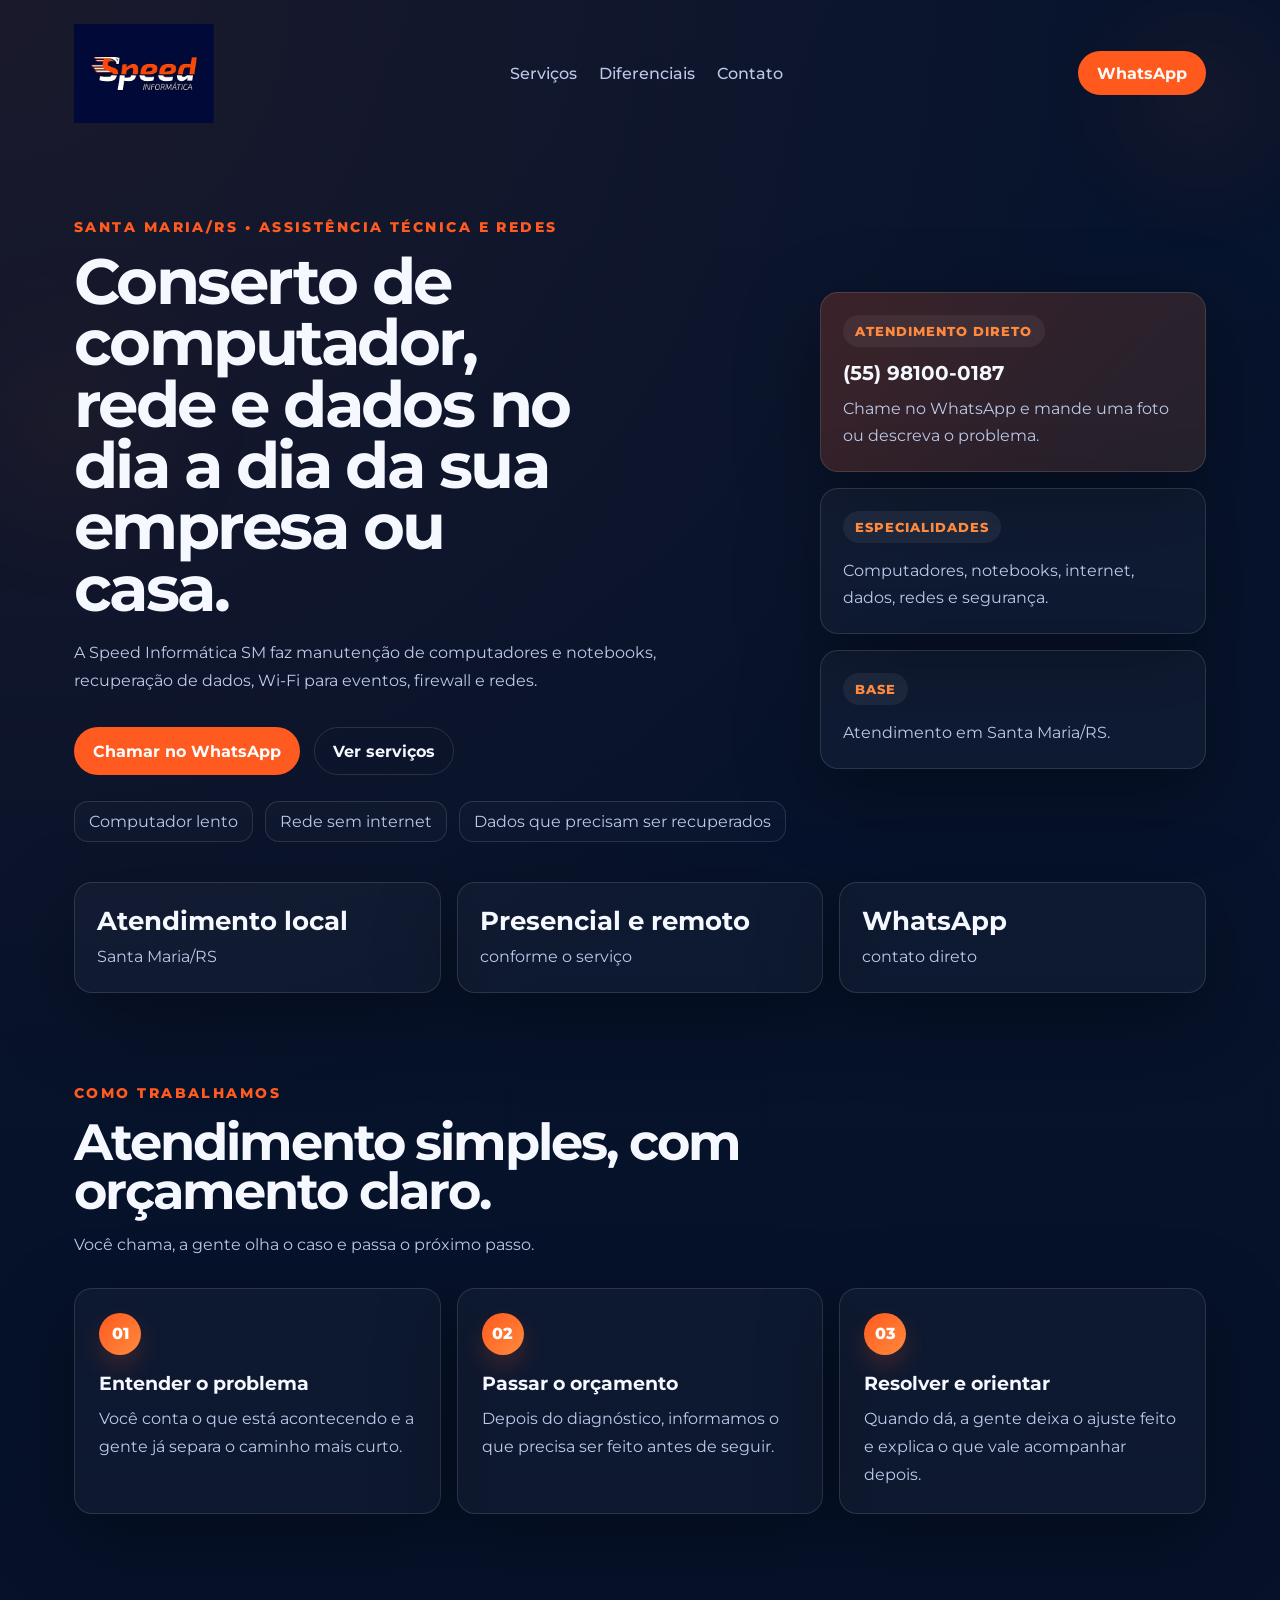
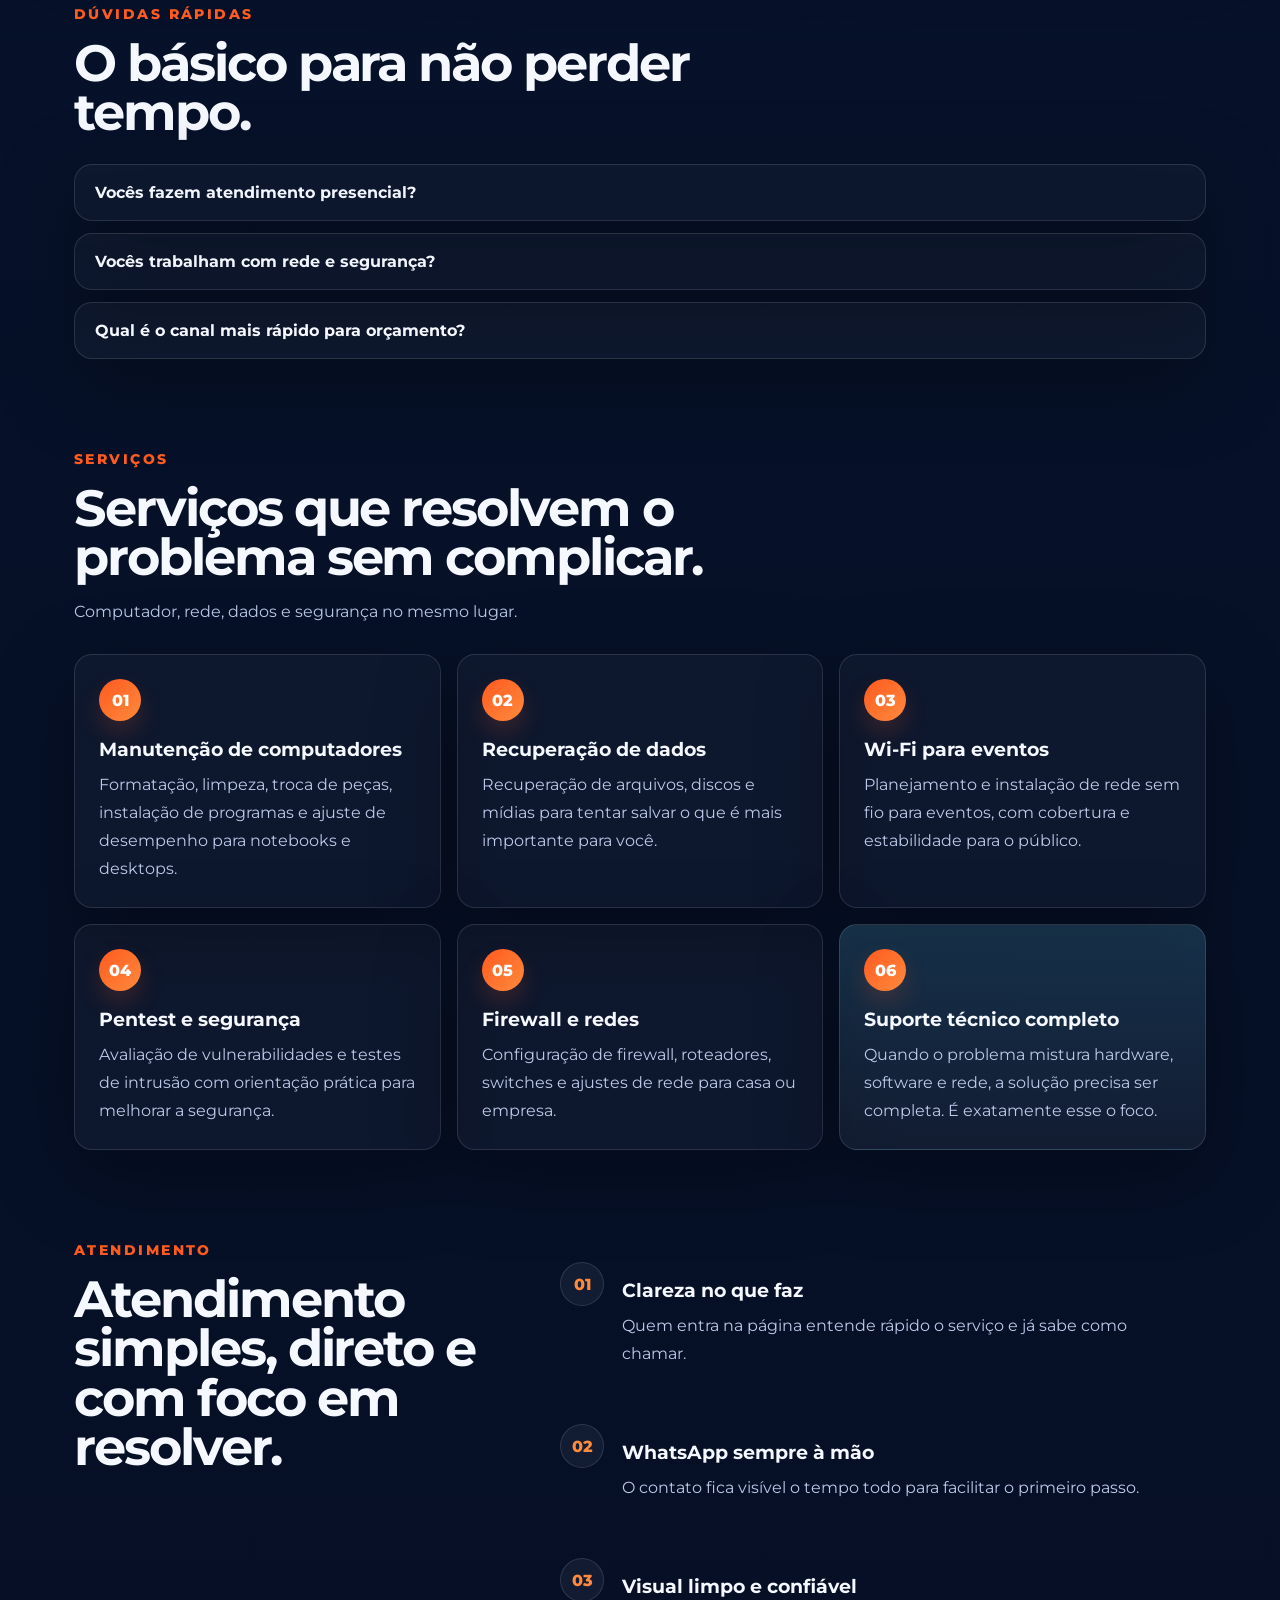
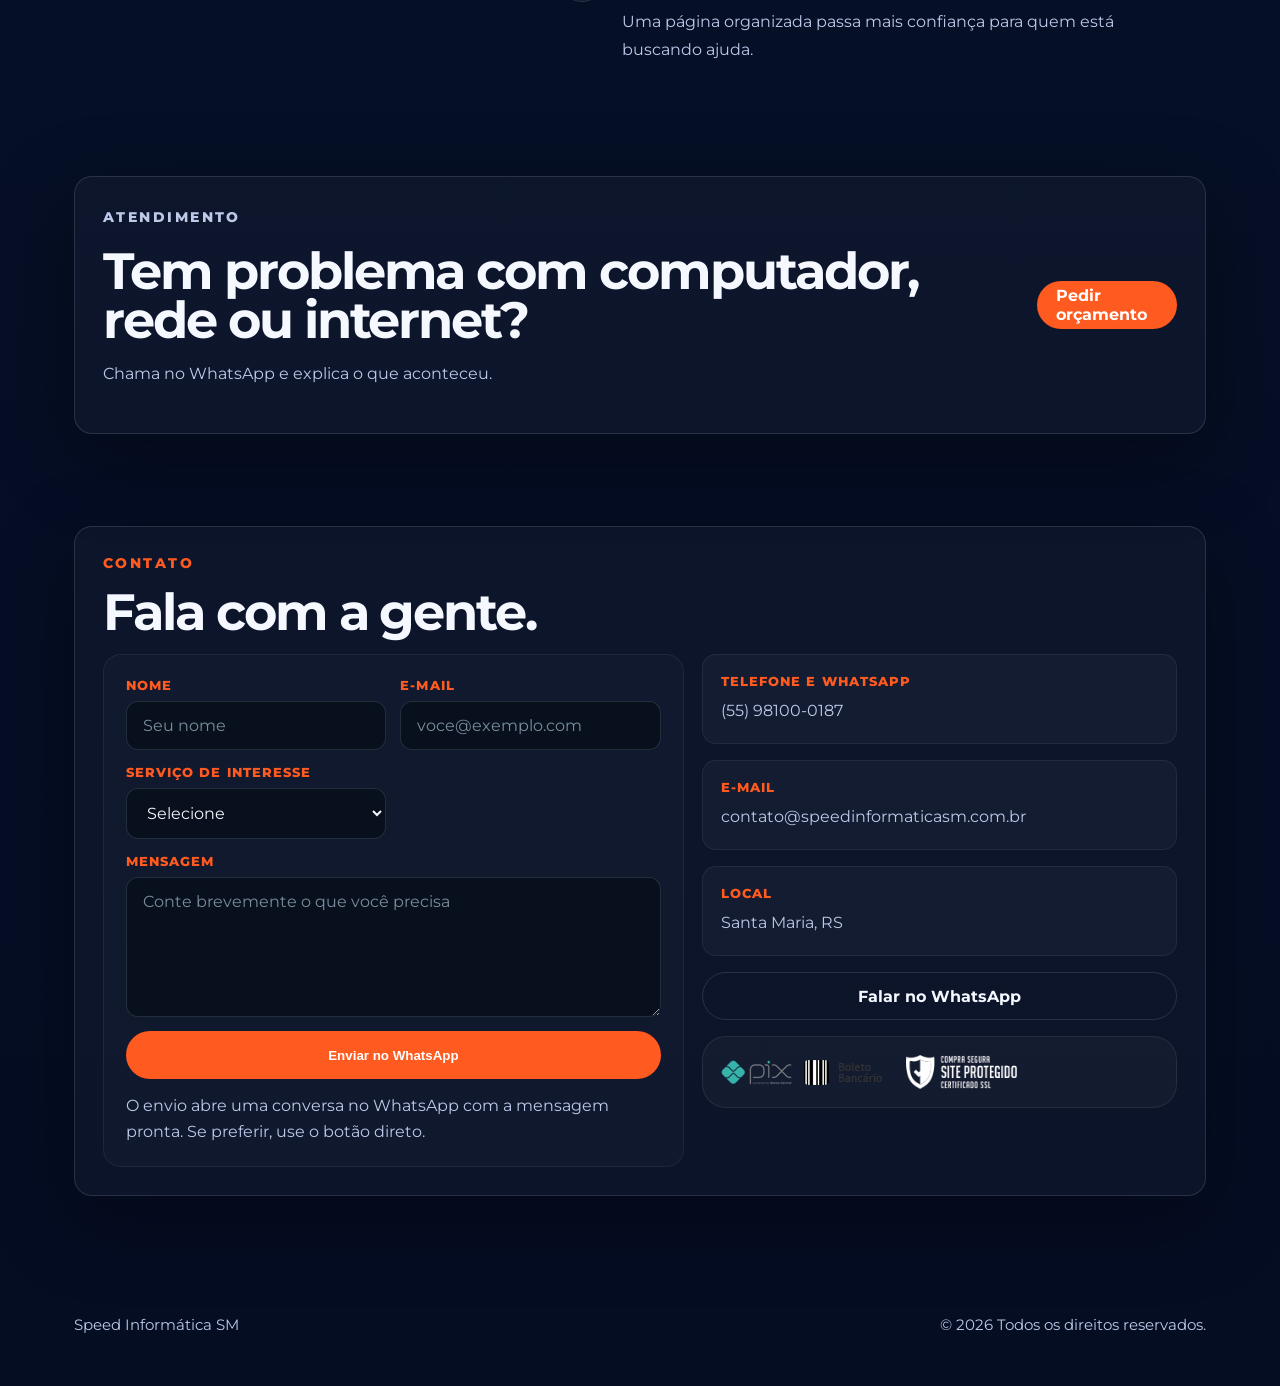
<file: index.html>
<!doctype html>
<html lang="pt-BR">
  <head>
    <meta charset="utf-8" />
    <meta name="viewport" content="width=device-width, initial-scale=1" />
    <meta
      name="description"
      content="Speed Informática SM: assistência técnica, recuperação de dados, redes Wi-Fi para eventos, pentest e firewall em Santa Maria/RS."
    />
    <meta name="robots" content="index,follow" />
    <title>Speed Informática SM | Assistência técnica e redes</title>
    <link rel="canonical" href="https://henmohr.github.io/speedsm/" />
    <meta name="theme-color" content="#07142d" />
    <meta property="og:locale" content="pt_BR" />
    <meta property="og:type" content="website" />
    <meta property="og:site_name" content="Speed Informática SM" />
    <meta property="og:title" content="Speed Informática SM | Assistência técnica e redes" />
    <meta
      property="og:description"
      content="Assistência técnica, recuperação de dados, Wi-Fi para eventos, pentest e firewall em Santa Maria/RS."
    />
    <meta property="og:url" content="https://henmohr.github.io/speedsm/" />
    <meta property="og:image" content="https://henmohr.github.io/speedsm/og-image.png" />
    <meta property="og:image:type" content="image/png" />
    <meta property="og:image:width" content="1200" />
    <meta property="og:image:height" content="630" />
    <meta name="twitter:card" content="summary_large_image" />
    <meta name="twitter:title" content="Speed Informática SM | Assistência técnica e redes" />
    <meta
      name="twitter:description"
      content="Assistência técnica, recuperação de dados, Wi-Fi para eventos, pentest e firewall em Santa Maria/RS."
    />
    <meta name="twitter:image" content="https://henmohr.github.io/speedsm/og-image.png" />
    <script type="application/ld+json">
      {
        "@context": "https://schema.org",
        "@graph": [
          {
            "@type": "Organization",
            "@id": "https://henmohr.github.io/speedsm/#organization",
            "name": "Speed Informática SM",
            "url": "https://henmohr.github.io/speedsm/",
            "logo": {
              "@type": "ImageObject",
              "url": "https://henmohr.github.io/speedsm/logo-original.webp",
              "width": 399,
              "height": 272
            },
            "contactPoint": [
              {
                "@type": "ContactPoint",
                "contactType": "customer service",
                "telephone": "+5555981000187",
                "areaServed": "BR",
                "availableLanguage": ["pt-BR"]
              }
            ]
          },
          {
            "@type": "WebPage",
            "@id": "https://henmohr.github.io/speedsm/#webpage",
            "url": "https://henmohr.github.io/speedsm/",
            "name": "Speed Informática SM | Assistência técnica e redes",
            "description": "Assistência técnica, recuperação de dados, Wi-Fi para eventos, pentest e firewall em Santa Maria/RS.",
            "isPartOf": {
              "@id": "https://henmohr.github.io/speedsm/#organization"
            },
            "primaryImageOfPage": {
              "@type": "ImageObject",
              "url": "https://henmohr.github.io/speedsm/og-image.png",
              "width": 1200,
              "height": 630
            },
            "inLanguage": "pt-BR"
          },
          {
            "@type": "LocalBusiness",
            "@id": "https://henmohr.github.io/speedsm/#business",
            "name": "Speed Informática SM",
            "url": "https://henmohr.github.io/speedsm/",
            "image": "https://henmohr.github.io/speedsm/logo-original.webp",
            "telephone": "+5555981000187",
            "description": "Assistência técnica, recuperação de dados, redes Wi-Fi para eventos, pentest e firewall em Santa Maria/RS.",
            "address": {
              "@type": "PostalAddress",
              "addressLocality": "Santa Maria",
              "addressRegion": "RS",
              "addressCountry": "BR"
            },
            "areaServed": [
              {
                "@type": "City",
                "name": "Santa Maria"
              },
              {
                "@type": "AdministrativeArea",
                "name": "Rio Grande do Sul"
              }
            ],
            "parentOrganization": {
              "@id": "https://henmohr.github.io/speedsm/#organization"
            },
            "contactPoint": [
              {
                "@type": "ContactPoint",
                "contactType": "customer service",
                "telephone": "+5555981000187",
                "areaServed": "BR",
                "availableLanguage": ["pt-BR"]
              }
            ]
          },
          {
            "@type": "FAQPage",
            "@id": "https://henmohr.github.io/speedsm/#faq",
            "mainEntity": [
              {
                "@type": "Question",
                "name": "Quais serviços a Speed Informática SM oferece?",
                "acceptedAnswer": {
                  "@type": "Answer",
                  "text": "A Speed Informática SM faz manutenção de computadores, recuperação de dados, instalação e suporte de redes, Wi-Fi para eventos, pentest e configuração de firewall."
                }
              },
              {
                "@type": "Question",
                "name": "Vocês atendem em Santa Maria e região?",
                "acceptedAnswer": {
                  "@type": "Answer",
                  "text": "Sim. O atendimento é focado em Santa Maria/RS e região, com suporte presencial e remoto conforme o tipo de serviço."
                }
              },
              {
                "@type": "Question",
                "name": "Como eu falo com a Speed Informática SM?",
                "acceptedAnswer": {
                  "@type": "Answer",
                  "text": "O contato principal é pelo WhatsApp no número (55) 98100-0187. A página também possui formulário que abre a conversa pronta no WhatsApp."
                }
              }
            ]
          }
        ]
      }
    </script>
    <link rel="preconnect" href="https://fonts.googleapis.com" />
    <link rel="preconnect" href="https://fonts.gstatic.com" crossorigin />
    <link rel="preload" as="image" href="logo-original.webp" />
    <link
      href="https://fonts.googleapis.com/css2?family=Montserrat:wght@400;500;600;700;800;900&display=swap"
      rel="stylesheet"
    />
    <link rel="icon" href="favicon.svg" type="image/svg+xml" />
    <link rel="stylesheet" href="styles.css" />
  </head>
  <body>
    <div class="bg-orb orb-a"></div>
    <div class="bg-orb orb-b"></div>
    <div class="bg-grid"></div>

    <header class="topbar">
      <a class="brand" href="#inicio" aria-label="Speed Informática SM">
        <img
          class="brand-logo"
          src="logo-original.webp"
          alt="Speed Informática SM"
          width="399"
          height="272"
          fetchpriority="high"
        />
        <span class="brand-text">
          <strong>Speed</strong>
          <span>Informática SM</span>
        </span>
      </a>

      <nav class="nav">
        <a href="#servicos">Serviços</a>
        <a href="#diferenciais">Diferenciais</a>
        <a href="#contato">Contato</a>
      </nav>

      <a
        class="cta cta-small"
        href="https://wa.me/5555981000187"
        target="_blank"
        rel="noreferrer"
      >
        WhatsApp
      </a>
    </header>

    <main id="inicio">
      <section class="hero">
        <div class="hero-copy">
          <p class="eyebrow">Santa Maria/RS • assistência técnica e redes</p>
          <h1>Conserto de computador, rede e dados no dia a dia da sua empresa ou casa.</h1>
          <p class="lead">
            A Speed Informática SM faz manutenção de computadores e notebooks, recuperação
            de dados, Wi-Fi para eventos, firewall e redes.
          </p>

          <div class="hero-actions">
            <a class="cta" href="https://wa.me/5555981000187" target="_blank" rel="noreferrer">
              Chamar no WhatsApp
            </a>
            <a class="ghost" href="#servicos">Ver serviços</a>
          </div>

          <ul class="hero-points" aria-label="Resumo dos serviços">
            <li>Computador lento</li>
            <li>Rede sem internet</li>
            <li>Dados que precisam ser recuperados</li>
          </ul>
        </div>

        <aside class="hero-panel" aria-label="Resumo do atendimento">
          <div class="panel-card panel-highlight">
            <span class="panel-label">Atendimento direto</span>
            <strong>(55) 98100-0187</strong>
            <p>Chame no WhatsApp e mande uma foto ou descreva o problema.</p>
          </div>

          <div class="panel-card">
            <span class="panel-label">Especialidades</span>
            <p>Computadores, notebooks, internet, dados, redes e segurança.</p>
          </div>

          <div class="panel-card">
            <span class="panel-label">Base</span>
            <p>Atendimento em Santa Maria/RS.</p>
          </div>
        </aside>
      </section>

      <section class="stats" aria-label="Destaques">
        <div>
          <strong>Atendimento local</strong>
          <span>Santa Maria/RS</span>
        </div>
        <div>
          <strong>Presencial e remoto</strong>
          <span>conforme o serviço</span>
        </div>
        <div>
          <strong>WhatsApp</strong>
          <span>contato direto</span>
        </div>
      </section>

      <section id="confianca" class="section">
        <div class="section-head">
          <p class="eyebrow">Como trabalhamos</p>
          <h2>Atendimento simples, com orçamento claro.</h2>
          <p>Você chama, a gente olha o caso e passa o próximo passo.</p>
        </div>

        <div class="trust-cards">
          <article class="trust-card">
            <span class="card-icon">01</span>
            <h3>Entender o problema</h3>
            <p>Você conta o que está acontecendo e a gente já separa o caminho mais curto.</p>
          </article>

          <article class="trust-card">
            <span class="card-icon">02</span>
            <h3>Passar o orçamento</h3>
            <p>Depois do diagnóstico, informamos o que precisa ser feito antes de seguir.</p>
          </article>

          <article class="trust-card">
            <span class="card-icon">03</span>
            <h3>Resolver e orientar</h3>
            <p>Quando dá, a gente deixa o ajuste feito e explica o que vale acompanhar depois.</p>
          </article>
        </div>
      </section>

      <section id="faq" class="section">
        <div class="section-head">
          <p class="eyebrow">Dúvidas rápidas</p>
          <h2>O básico para não perder tempo.</h2>
        </div>

        <div class="faq-list">
          <details class="faq-item">
            <summary>Vocês fazem atendimento presencial?</summary>
            <p>Sim, conforme o serviço e a necessidade do cliente em Santa Maria/RS e região.</p>
          </details>
          <details class="faq-item">
            <summary>Vocês trabalham com rede e segurança?</summary>
            <p>Sim. Fazemos Wi-Fi para eventos, configuração de firewall, pentest e ajustes de rede.</p>
          </details>
          <details class="faq-item">
            <summary>Qual é o canal mais rápido para orçamento?</summary>
            <p>O WhatsApp. O contato fica sempre disponível no topo e no rodapé da página.</p>
          </details>
        </div>
      </section>

      <section id="servicos" class="section">
        <div class="section-head">
          <p class="eyebrow">Serviços</p>
          <h2>Serviços que resolvem o problema sem complicar.</h2>
          <p>Computador, rede, dados e segurança no mesmo lugar.</p>
        </div>

        <div class="cards">
          <article class="card">
            <span class="card-icon">01</span>
            <h3>Manutenção de computadores</h3>
            <p>
              Formatação, limpeza, troca de peças, instalação de programas e ajuste de
              desempenho para notebooks e desktops.
            </p>
          </article>

          <article class="card">
            <span class="card-icon">02</span>
            <h3>Recuperação de dados</h3>
            <p>
              Recuperação de arquivos, discos e mídias para tentar salvar o que é mais
              importante para você.
            </p>
          </article>

          <article class="card">
            <span class="card-icon">03</span>
            <h3>Wi-Fi para eventos</h3>
            <p>
              Planejamento e instalação de rede sem fio para eventos, com cobertura e
              estabilidade para o público.
            </p>
          </article>

          <article class="card">
            <span class="card-icon">04</span>
            <h3>Pentest e segurança</h3>
            <p>
              Avaliação de vulnerabilidades e testes de intrusão com orientação prática para
              melhorar a segurança.
            </p>
          </article>

          <article class="card">
            <span class="card-icon">05</span>
            <h3>Firewall e redes</h3>
            <p>
              Configuração de firewall, roteadores, switches e ajustes de rede para casa ou
              empresa.
            </p>
          </article>

          <article class="card card-accent">
            <span class="card-icon">06</span>
            <h3>Suporte técnico completo</h3>
            <p>
              Quando o problema mistura hardware, software e rede, a solução precisa ser
              completa. É exatamente esse o foco.
            </p>
          </article>
        </div>
      </section>

      <section id="diferenciais" class="section split">
        <div class="section-head">
          <p class="eyebrow">Atendimento</p>
          <h2>Atendimento simples, direto e com foco em resolver.</h2>
        </div>

        <div class="timeline">
          <div class="timeline-item">
            <span>01</span>
            <div>
              <h3>Clareza no que faz</h3>
              <p>Quem entra na página entende rápido o serviço e já sabe como chamar.</p>
            </div>
          </div>
          <div class="timeline-item">
            <span>02</span>
            <div>
              <h3>WhatsApp sempre à mão</h3>
              <p>O contato fica visível o tempo todo para facilitar o primeiro passo.</p>
            </div>
          </div>
          <div class="timeline-item">
            <span>03</span>
            <div>
              <h3>Visual limpo e confiável</h3>
              <p>Uma página organizada passa mais confiança para quem está buscando ajuda.</p>
            </div>
          </div>
        </div>
      </section>

      <section class="section callout">
        <div>
          <p class="eyebrow">Atendimento</p>
          <h2>Tem problema com computador, rede ou internet?</h2>
          <p>Chama no WhatsApp e explica o que aconteceu.</p>
        </div>

        <a class="cta" href="https://wa.me/5555981000187" target="_blank" rel="noreferrer">
          Pedir orçamento
        </a>
      </section>

      <section id="contato" class="section contact">
        <div class="contact-card">
          <p class="eyebrow">Contato</p>
          <h2>Fala com a gente.</h2>
          <div class="contact-layout">
            <form class="contact-form" id="contact-form">
              <label>
                <span>Nome</span>
                <input name="nome" type="text" placeholder="Seu nome" required />
              </label>
              <label>
                <span>E-mail</span>
                <input name="email" type="email" placeholder="voce@exemplo.com" required />
              </label>
              <label>
                <span>Serviço de interesse</span>
                <select name="servico" required>
                  <option value="">Selecione</option>
                  <option>Manutenção de computadores</option>
                  <option>Recuperação de dados</option>
                  <option>Wi-Fi para eventos</option>
                  <option>Pentest e segurança</option>
                  <option>Firewall e redes</option>
                  <option>Outro</option>
                </select>
              </label>
              <label class="full">
                <span>Mensagem</span>
                <textarea
                  name="mensagem"
                  rows="5"
                  placeholder="Conte brevemente o que você precisa"
                  required
                ></textarea>
              </label>
              <button class="cta full" type="submit">Enviar no WhatsApp</button>
              <p class="form-note contact-status full" id="contact-status" aria-live="polite">
                O envio abre uma conversa no WhatsApp com a mensagem pronta. Se preferir,
                use o botão direto.
              </p>
            </form>

            <div class="contact-side">
              <div class="contact-grid">
                <div>
                  <span>Telefone e WhatsApp</span>
                  <a href="tel:+5555981000187">(55) 98100-0187</a>
                </div>
                <div>
                  <span>E-mail</span>
                  <a href="mailto:contato@speedinformaticasm.com.br">contato@speedinformaticasm.com.br</a>
                </div>
                <div>
                  <span>Local</span>
                  <p>Santa Maria, RS</p>
                </div>
              </div>

              <a
                class="ghost contact-whatsapp"
                href="https://wa.me/5555981000187"
                target="_blank"
                rel="noreferrer"
              >
                Falar no WhatsApp
              </a>

              <div class="trust-strip" aria-label="Formas de pagamento e confiança">
                <img src="pix-logo.png" alt="PIX" />
                <img src="boleto-logo.png" alt="Boleto" />
                <img src="ssl-stamp.webp" alt="Site seguro" />
              </div>
            </div>
          </div>
        </div>
      </section>
    </main>

    <footer class="footer">
      <p>Speed Informática SM</p>
      <p>© <span id="year"></span> Todos os direitos reservados.</p>
    </footer>

    <script src="script.js"></script>
  </body>
</html>
</file>
<file: styles.css>
:root {
  --bg: #07142d;
  --bg-2: #050d23;
  --surface: rgba(10, 21, 48, 0.88);
  --surface-strong: rgba(4, 12, 30, 0.98);
  --text: #f5f8ff;
  --muted: #bdc9e8;
  --line: rgba(255, 255, 255, 0.12);
  --accent: #ff5a1f;
  --accent-2: #ff8a3d;
  --accent-3: #ffffff;
  --shadow: 0 24px 80px rgba(0, 0, 0, 0.34);
}

* {
  box-sizing: border-box;
}

html {
  scroll-behavior: smooth;
}

body {
  margin: 0;
  font-family: "Montserrat", system-ui, sans-serif;
  color: var(--text);
  background:
    radial-gradient(circle at top left, rgba(255, 90, 31, 0.08), transparent 24%),
    linear-gradient(180deg, var(--bg) 0%, var(--bg-2) 100%);
  min-height: 100vh;
  overflow-x: hidden;
}

a {
  color: inherit;
  text-decoration: none;
}

body,
button,
a {
  -webkit-font-smoothing: antialiased;
  text-rendering: optimizeLegibility;
}

:focus-visible {
  outline: 3px solid rgba(255, 138, 61, 0.92);
  outline-offset: 3px;
}

.bg-orb {
  position: fixed;
  inset: auto;
  border-radius: 999px;
  filter: blur(18px);
  opacity: 0.16;
  pointer-events: none;
}

.orb-a {
  width: 320px;
  height: 320px;
  top: -60px;
  right: -80px;
  background: radial-gradient(circle, rgba(255, 90, 31, 0.34), transparent 68%);
}

.orb-b {
  width: 420px;
  height: 420px;
  left: -140px;
  top: 24%;
  background: radial-gradient(circle, rgba(255, 138, 61, 0.22), transparent 66%);
}

.bg-grid {
  position: fixed;
  inset: 0;
  pointer-events: none;
  opacity: 0.08;
  background-image:
    linear-gradient(rgba(255, 255, 255, 0.035) 1px, transparent 1px),
    linear-gradient(90deg, rgba(255, 255, 255, 0.035) 1px, transparent 1px);
  background-size: 64px 64px;
  mask-image: radial-gradient(circle at center, black 40%, transparent 82%);
}

.topbar {
  max-width: 1180px;
  margin: 0 auto;
  padding: 24px 24px 0;
  display: flex;
  align-items: center;
  justify-content: space-between;
  gap: 20px;
}

.brand {
  display: inline-flex;
  align-items: center;
  gap: 0;
}

.brand-logo {
  width: 140px;
  height: auto;
  display: block;
}

.brand-text {
  display: none;
}

.nav {
  display: flex;
  align-items: center;
  gap: 22px;
  color: var(--muted);
  font-weight: 500;
}

.nav a {
  transition: color 180ms ease;
}

.nav a:hover {
  color: var(--text);
}

.cta,
.ghost {
  display: inline-flex;
  align-items: center;
  justify-content: center;
  min-height: 48px;
  padding: 0 18px;
  border-radius: 999px;
  font-weight: 700;
  border: 1px solid transparent;
  transition:
    transform 180ms ease,
    box-shadow 180ms ease,
    border-color 180ms ease,
    background-color 180ms ease;
}

.cta {
  color: #ffffff;
  background: var(--accent);
}

.cta:hover,
.ghost:hover {
  transform: translateY(-2px);
}

.cta-small {
  min-height: 44px;
}

.ghost {
  color: var(--text);
  border-color: var(--line);
  background: transparent;
}

main {
  max-width: 1180px;
  margin: 0 auto;
  padding: 24px 24px 80px;
}

.hero {
  display: grid;
  grid-template-columns: minmax(0, 1.3fr) minmax(290px, 0.7fr);
  gap: 28px;
  align-items: stretch;
  padding: 72px 0 28px;
}

.hero-copy,
.hero-panel,
.section,
.stats,
.callout,
.contact-card {
  animation: float-in 650ms ease both;
}

.hero-copy h1,
.section-head h2,
.callout h2,
.contact h2 {
  margin: 0;
  letter-spacing: -0.04em;
  line-height: 0.96;
}

.hero-copy h1 {
  font-size: clamp(2.4rem, 5vw, 4.6rem);
  max-width: 12ch;
}

.eyebrow {
  margin: 0 0 16px;
  color: var(--accent);
  font-size: 0.85rem;
  font-weight: 800;
  letter-spacing: 0.18em;
  text-transform: uppercase;
}

.lead {
  max-width: 62ch;
  margin: 20px 0 0;
  color: var(--muted);
  font-size: 1rem;
  line-height: 1.75;
}

.hero-actions {
  display: flex;
  flex-wrap: wrap;
  gap: 14px;
  margin-top: 32px;
}

.hero-points {
  list-style: none;
  padding: 0;
  margin: 26px 0 0;
  display: flex;
  flex-wrap: wrap;
  gap: 12px;
}

.hero-points li {
  padding: 10px 14px;
  border: 1px solid var(--line);
  border-radius: 14px;
  background: rgba(255, 255, 255, 0.02);
  color: var(--muted);
}

.hero-panel {
  display: grid;
  gap: 16px;
  align-content: center;
}

.panel-card,
.card,
.contact-card,
.stats > div,
.callout,
.trust-card,
.faq-item {
  border: 1px solid var(--line);
  background: rgba(255, 255, 255, 0.03);
  box-shadow: var(--shadow);
}

.panel-card {
  border-radius: 18px;
  padding: 22px;
}

.panel-highlight {
  background: linear-gradient(135deg, rgba(255, 90, 31, 0.2), rgba(255, 138, 61, 0.12));
}

.panel-label,
.card-icon,
.timeline-item span {
  display: inline-flex;
  align-items: center;
  justify-content: center;
  border-radius: 999px;
  font-weight: 800;
}

.panel-label {
  margin-bottom: 14px;
  padding: 8px 12px;
  background: rgba(255, 255, 255, 0.06);
  color: var(--accent-2);
  font-size: 0.82rem;
  letter-spacing: 0.08em;
  text-transform: uppercase;
}

.panel-card strong {
  display: block;
  font-size: 1.25rem;
  margin-bottom: 10px;
}

.panel-card p {
  margin: 0;
  color: var(--muted);
  line-height: 1.7;
}

.stats {
  display: grid;
  grid-template-columns: repeat(3, minmax(0, 1fr));
  gap: 16px;
  margin-top: 12px;
}

.stats > div {
  padding: 22px;
  border-radius: 18px;
}

.stats strong {
  display: block;
  font-size: clamp(1.4rem, 2vw, 2rem);
  margin-bottom: 8px;
}

.stats span {
  color: var(--muted);
  line-height: 1.6;
}

.section {
  padding: 92px 0 0;
}

.section-head {
  max-width: 720px;
  margin-bottom: 28px;
}

.section-head h2,
.callout h2,
.contact h2 {
  font-size: clamp(2rem, 4vw, 3.8rem);
}

.section-head p:last-child,
.callout p,
.contact h2 + p {
  color: var(--muted);
  line-height: 1.8;
  max-width: 68ch;
}

.cards {
  display: grid;
  grid-template-columns: repeat(3, minmax(0, 1fr));
  gap: 16px;
}

.card {
  min-height: 220px;
  border-radius: 18px;
  padding: 24px;
}

.card h3,
.timeline-item h3 {
  margin: 16px 0 10px;
  font-size: 1.2rem;
}

.card p,
.timeline-item p,
.contact-grid p,
.contact-grid a {
  color: var(--muted);
  line-height: 1.75;
  margin: 0;
}

.card-icon {
  width: 42px;
  height: 42px;
  color: #ffffff;
  background: linear-gradient(135deg, var(--accent) 0%, var(--accent-2) 100%);
  box-shadow: 0 12px 24px rgba(255, 90, 31, 0.18);
}

.trust-cards {
  display: grid;
  grid-template-columns: repeat(3, minmax(0, 1fr));
  gap: 16px;
}

.trust-card {
  border: 1px solid var(--line);
  border-radius: 18px;
  padding: 24px;
}

.trust-card h3 {
  margin: 16px 0 10px;
  font-size: 1.2rem;
}

.trust-card p {
  margin: 0;
  color: var(--muted);
  line-height: 1.75;
}

.faq-list {
  display: grid;
  gap: 12px;
}

.faq-item {
  border: 1px solid var(--line);
  border-radius: 18px;
  padding: 0 20px;
  background: rgba(255, 255, 255, 0.03);
}

.faq-item summary {
  list-style: none;
  cursor: pointer;
  padding: 18px 0;
  font-weight: 700;
}

.faq-item summary::-webkit-details-marker {
  display: none;
}

.faq-item p {
  margin: 0 0 18px;
  color: var(--muted);
  line-height: 1.75;
}

.faq-item[open] {
  border-color: rgba(255, 138, 61, 0.34);
}

.card-accent {
  background:
    linear-gradient(180deg, rgba(75, 212, 255, 0.14), rgba(255, 255, 255, 0.02)),
    rgba(255, 255, 255, 0.03);
}

.split {
  display: grid;
  grid-template-columns: minmax(0, 0.8fr) minmax(0, 1.2fr);
  gap: 22px;
  align-items: start;
}

.timeline {
  display: grid;
  gap: 16px;
}

.timeline-item {
  border-radius: 24px;
  padding: 20px;
  display: grid;
  grid-template-columns: auto 1fr;
  gap: 18px;
}

.timeline-item span {
  width: 44px;
  height: 44px;
  background: rgba(255, 255, 255, 0.05);
  color: var(--accent-2);
  border: 1px solid var(--line);
}

.callout {
  margin-top: 92px;
  border-radius: 18px;
  padding: 28px;
  display: flex;
  align-items: center;
  justify-content: space-between;
  gap: 24px;
  background: rgba(255, 255, 255, 0.03);
}

.contact {
  padding-bottom: 24px;
}

.contact-card {
  border-radius: 18px;
  padding: 28px;
}

.contact-layout {
  display: grid;
  grid-template-columns: minmax(0, 1.1fr) minmax(280px, 0.9fr);
  gap: 18px;
  margin-top: 18px;
}

.contact-form {
  display: grid;
  grid-template-columns: repeat(2, minmax(0, 1fr));
  gap: 14px;
  padding: 22px;
  border: 1px solid rgba(255, 255, 255, 0.06);
  border-radius: 18px;
  background: rgba(255, 255, 255, 0.02);
}

.contact-form label {
  display: grid;
  gap: 8px;
}

.contact-form span {
  color: var(--accent);
  font-size: 0.82rem;
  font-weight: 800;
  letter-spacing: 0.08em;
  text-transform: uppercase;
}

.contact-form input,
.contact-form select,
.contact-form textarea {
  width: 100%;
  border: 1px solid rgba(168, 203, 224, 0.16);
  border-radius: 12px;
  padding: 14px 16px;
  color: var(--text);
  background: rgba(4, 13, 20, 0.64);
  font: inherit;
  outline: none;
}

.contact-form textarea {
  resize: vertical;
  min-height: 140px;
}

.contact-form input::placeholder,
.contact-form textarea::placeholder {
  color: rgba(166, 190, 208, 0.72);
}

.contact-form input:focus,
.contact-form select:focus,
.contact-form textarea:focus {
  border-color: rgba(255, 90, 31, 0.7);
  box-shadow: 0 0 0 3px rgba(255, 90, 31, 0.14);
}

.full {
  grid-column: 1 / -1;
}

.form-note {
  margin: 0;
  color: var(--muted);
  line-height: 1.6;
}

.contact-side {
  display: grid;
  gap: 16px;
  align-content: start;
}

.contact-grid {
  display: grid;
  grid-template-columns: 1fr;
  gap: 16px;
}

.contact-grid > div {
  padding: 18px;
  border-radius: 14px;
  background: rgba(255, 255, 255, 0.03);
  border: 1px solid rgba(255, 255, 255, 0.06);
}

.contact-grid span {
  display: block;
  margin-bottom: 8px;
  color: var(--accent);
  font-size: 0.84rem;
  font-weight: 800;
  letter-spacing: 0.08em;
  text-transform: uppercase;
}

.contact-grid a {
  word-break: break-word;
}

.contact-whatsapp {
  width: 100%;
}

.trust-strip {
  display: flex;
  align-items: center;
  gap: 12px;
  flex-wrap: wrap;
  padding: 18px;
  border-radius: 24px;
  border: 1px solid rgba(255, 255, 255, 0.08);
  background: rgba(255, 255, 255, 0.03);
}

.trust-strip img {
  display: block;
  max-height: 34px;
  width: auto;
}

.contact-status {
  min-height: 1.6em;
  color: var(--muted);
}

.footer {
  max-width: 1180px;
  margin: 0 auto;
  padding: 0 24px 36px;
  display: flex;
  justify-content: space-between;
  gap: 16px;
  color: var(--muted);
  font-size: 0.95rem;
}

@keyframes float-in {
  from {
    opacity: 0;
    transform: translateY(12px);
  }
  to {
    opacity: 1;
    transform: translateY(0);
  }
}

@media (max-width: 980px) {
  .topbar {
    flex-wrap: wrap;
  }

  .nav {
    order: 3;
    width: 100%;
    justify-content: flex-start;
    overflow-x: auto;
    padding-bottom: 4px;
  }

  .hero,
  .split,
  .cards,
  .trust-cards,
  .stats,
  .contact-layout,
  .contact-grid,
  .callout {
    grid-template-columns: 1fr;
  }

  .callout {
    display: grid;
  }
}

@media (max-width: 640px) {
  .topbar,
  main,
  .footer {
    padding-left: 16px;
    padding-right: 16px;
  }

  .hero {
    padding-top: 54px;
  }

  .hero-copy h1 {
    max-width: 13ch;
  }

  .brand-logo {
    width: 128px;
  }

  .section {
    padding-top: 72px;
  }

  .callout {
    margin-top: 72px;
    padding: 22px;
  }

  .footer {
    flex-direction: column;
  }

  .contact-form {
    grid-template-columns: 1fr;
    padding: 18px;
  }
}
</file>
